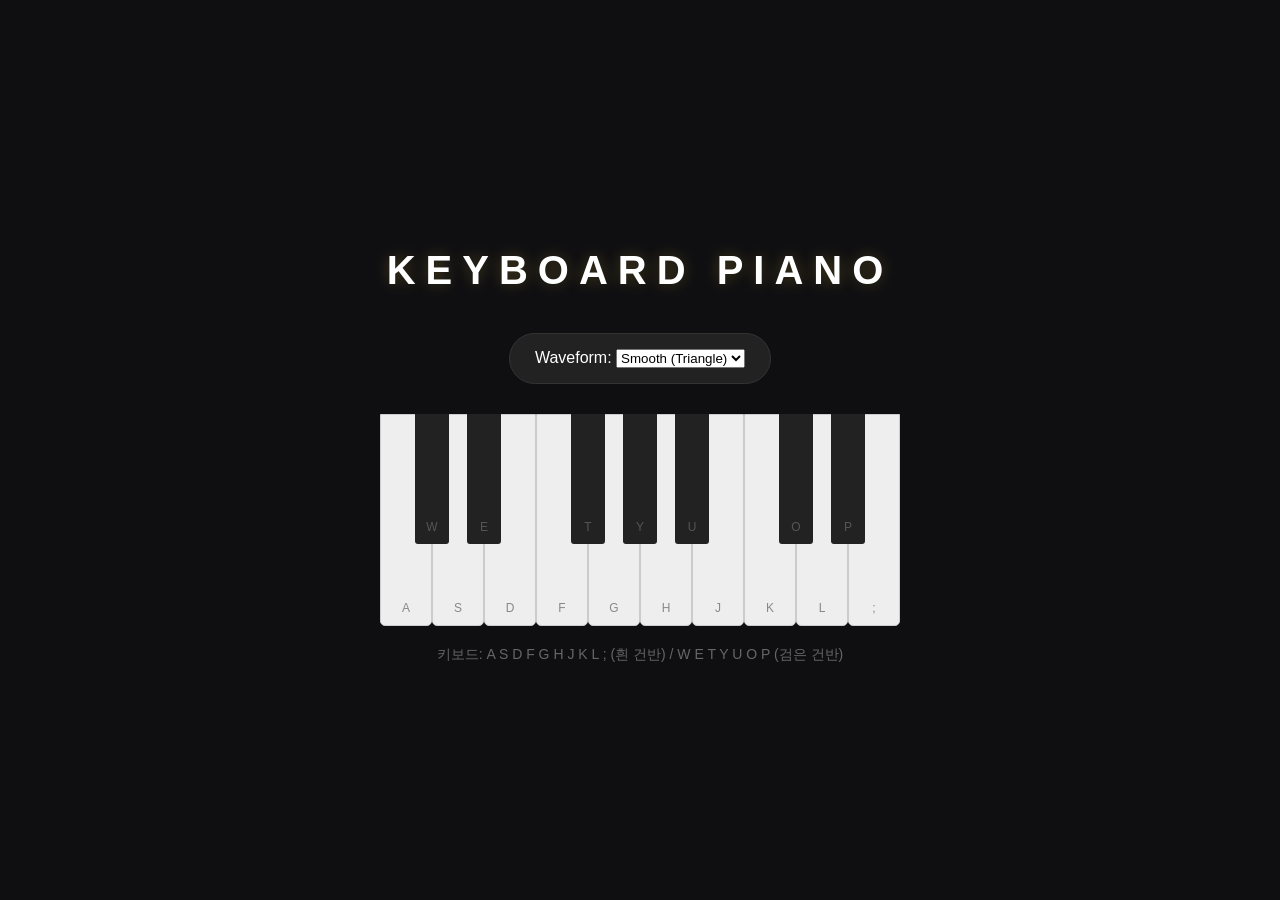
<file: keyboard-piano/index.html>
<!DOCTYPE html>
<html lang="ko">
<head>
    <meta charset="UTF-8">
    <title>Keyboard Piano</title>
    <link rel="stylesheet" href="style.css">
</head>
<body>

    <h1 class="main-title">KEYBOARD PIANO</h1>

    <div class="controls">
        <label>Waveform: 
            <select id="oscType">
                <option value="sine">Soft (Sine)</option>
                <option value="triangle" selected>Smooth (Triangle)</option>
                <option value="square">Retro (Square)</option>
                <option value="sawtooth">Sharp (Sawtooth)</option>
            </select>
        </label>
    </div>

    <div class="piano" id="piano"></div>

    <p class="hint">키보드: A S D F G H J K L ; (흰 건반) / W E T Y U O P (검은 건반)</p>

    <script src="script.js"></script>
</body>
</html>
</file>
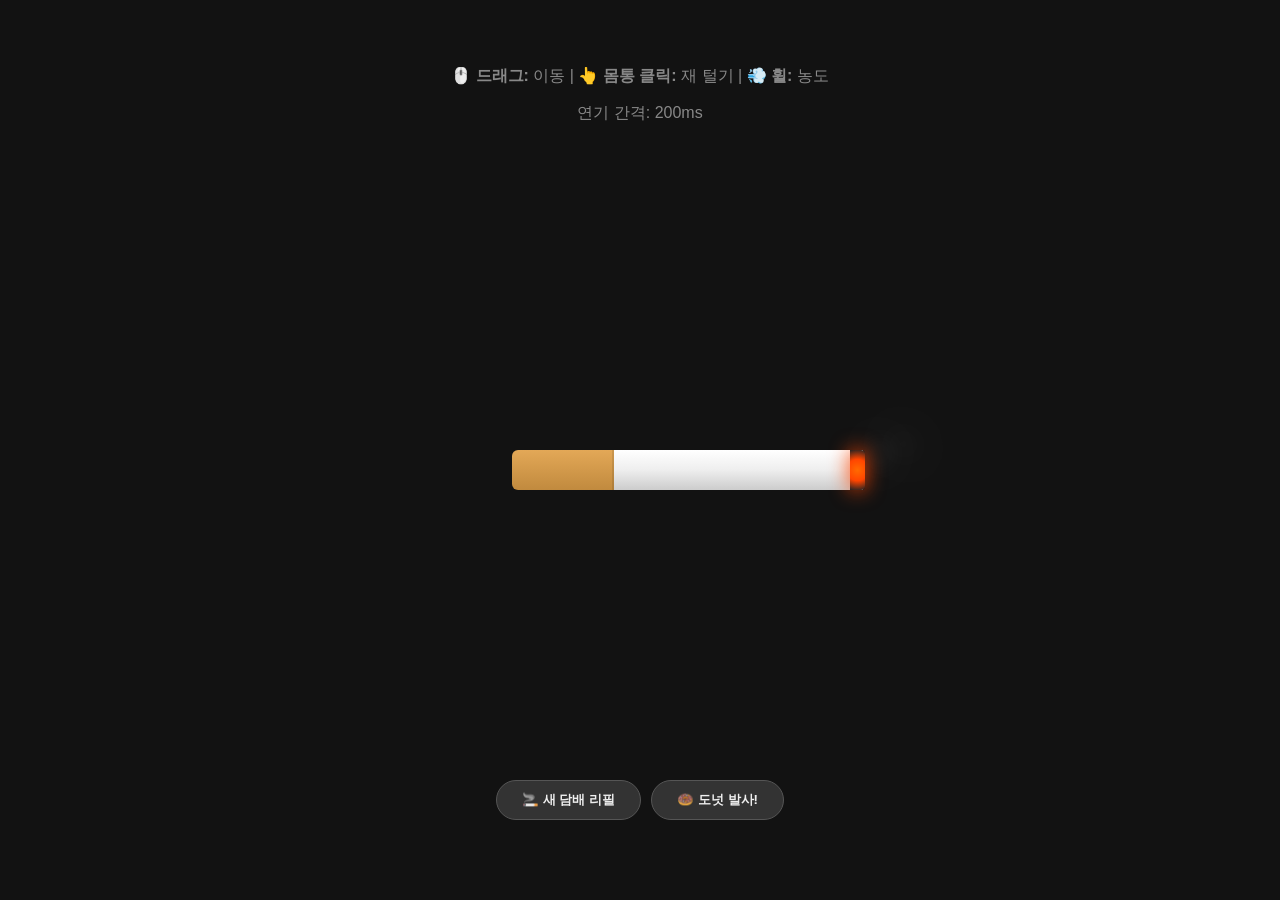
<file: smoke/index.html>
<!DOCTYPE html>
<html lang="ko">
<head>
    <meta charset="UTF-8">
    <meta name="viewport" content="width=device-width, initial-scale=1.0">
    <title>Realistic Smoke & Shrinking Cigarette</title>
    <link rel="stylesheet" href="style.css">
</head>
<body>

    <div class="info">
        <p>🖱️ <b>드래그:</b> 이동 | 👆 <b>몸통 클릭:</b> 재 털기 | 💨 <b>휠:</b> 농도</p>
        <p id="status">연기 간격: 200ms</p>
    </div>

    <div class="controls">
        <button onclick="refill()">🚬 새 담배 리필</button>
        <button onclick="spawnDonut()">🍩 도넛 발사!</button>
    </div>

    <div id="cigarContainer">
        <div class="filter"></div>
        <div class="cigarette-body" id="cigarBody">
            <div class="burning-tip" id="tip"></div>
        </div>
    </div>

    <script src="script.js"></script>
</body>
</html>
</file>
<file: keyboard-piano/style.css>
/* style.css */
body { 
    background: #0f0f12; 
    color: #fff; 
    font-family: 'Pretendard', sans-serif; 
    display: flex; 
    flex-direction: column; 
    align-items: center; 
    justify-content: center; 
    height: 100vh; 
    margin: 0; 
    overflow: hidden; 
}

.main-title {
    font-size: 2.5rem;
    font-weight: 800;
    letter-spacing: 10px;
    color: #ffffff;
    margin-bottom: 40px;
    text-shadow: 0 0 15px rgba(212, 175, 55, 0.3);
}

.controls { margin-bottom: 30px; display: flex; gap: 20px; background: #222; padding: 15px 25px; border-radius: 50px; border: 1px solid #333; }
.piano { display: flex; position: relative; }

.key { width: 50px; height: 200px; background: #eee; border: 1px solid #ccc; border-radius: 0 0 5px 5px; position: relative; cursor: pointer; transition: background 0.1s; display: flex; align-items: flex-end; justify-content: center; padding-bottom: 10px; color: #888; font-size: 12px; }
.key.active { background: #00e5ff; transform: scaleY(0.98); transform-origin: top; box-shadow: 0 0 20px #00e5ff; color: #000; }

.key.black { width: 34px; height: 120px; background: #222; border: none; margin-left: -17px; margin-right: -17px; z-index: 2; border-radius: 0 0 3px 3px; color: #555; }
.key.black.active { background: #ff007b; box-shadow: 0 0 20px #ff007b; color: #fff; }

.hint { margin-top: 20px; color: #666; font-size: 14px; }
</file>
<file: smoke/style.css>
body {
    background-color: #121212;
    height: 100vh;
    margin: 0;
    overflow: hidden;
    display: flex;
    justify-content: center;
    align-items: center;
    font-family: sans-serif;
    color: #888;
}

.info {
    position: absolute;
    top: 50px;
    pointer-events: none;
    text-align: center;
    z-index: 200;
}

.controls {
    position: absolute;
    bottom: 80px;
    z-index: 200;
    display: flex;
    gap: 10px;
}

button {
    padding: 10px 25px;
    background: #333;
    color: #eee;
    border: 1px solid #555;
    border-radius: 20px;
    cursor: pointer;
    font-weight: bold;
    transition: 0.3s;
}

button:hover {
    background: #555;
}

#cigarContainer {
    position: absolute;
    display: inline-flex;
    align-items: center;
    cursor: grab;
    user-select: none;
    z-index: 100;
}

#cigarContainer:active {
    cursor: grabbing;
}

.filter {
    width: 100px;
    height: 40px;
    background: linear-gradient(to bottom, #e3a857, #c18a3e);
    border-radius: 6px 0 0 6px;
    flex-shrink: 0;
    border-right: 2px solid rgba(0, 0, 0, 0.1);
}

.cigarette-body {
    position: relative;
    width: 250px;
    height: 40px;
    background: linear-gradient(to bottom, #ffffff 0%, #eeeeee 50%, #cccccc 100%);
    display: flex;
    align-items: center;
    justify-content: flex-end;
    overflow: visible;
}

.burning-tip {
    width: 15px;
    height: 100%;
    background: radial-gradient(circle at center, #ff6a00, #ff4500, #222);
    box-shadow: 0 0 20px #ff4500;
    border-radius: 0 4px 4px 0;
    flex-shrink: 0;
    position: relative;
    right: -2px;
}

.smoke {
    position: absolute;
    background: radial-gradient(circle, rgba(255, 255, 255, 0.6) 0%, rgba(200, 200, 200, 0.2) 60%, transparent 100%);
    pointer-events: none;
    filter: blur(8px);
    mix-blend-mode: screen;
    will-change: transform, opacity;
}

.smoke-donut {
    position: absolute;
    border: 15px solid rgba(255, 255, 255, 0.45);
    border-radius: 50%;
    pointer-events: none;
    filter: blur(8px);
    mix-blend-mode: screen;
    will-change: transform, opacity;
}

.ash {
    position: absolute;
    background: #444;
    border-radius: 50%;
    pointer-events: none;
    filter: blur(1px);
    z-index: 90;
}
</file>
